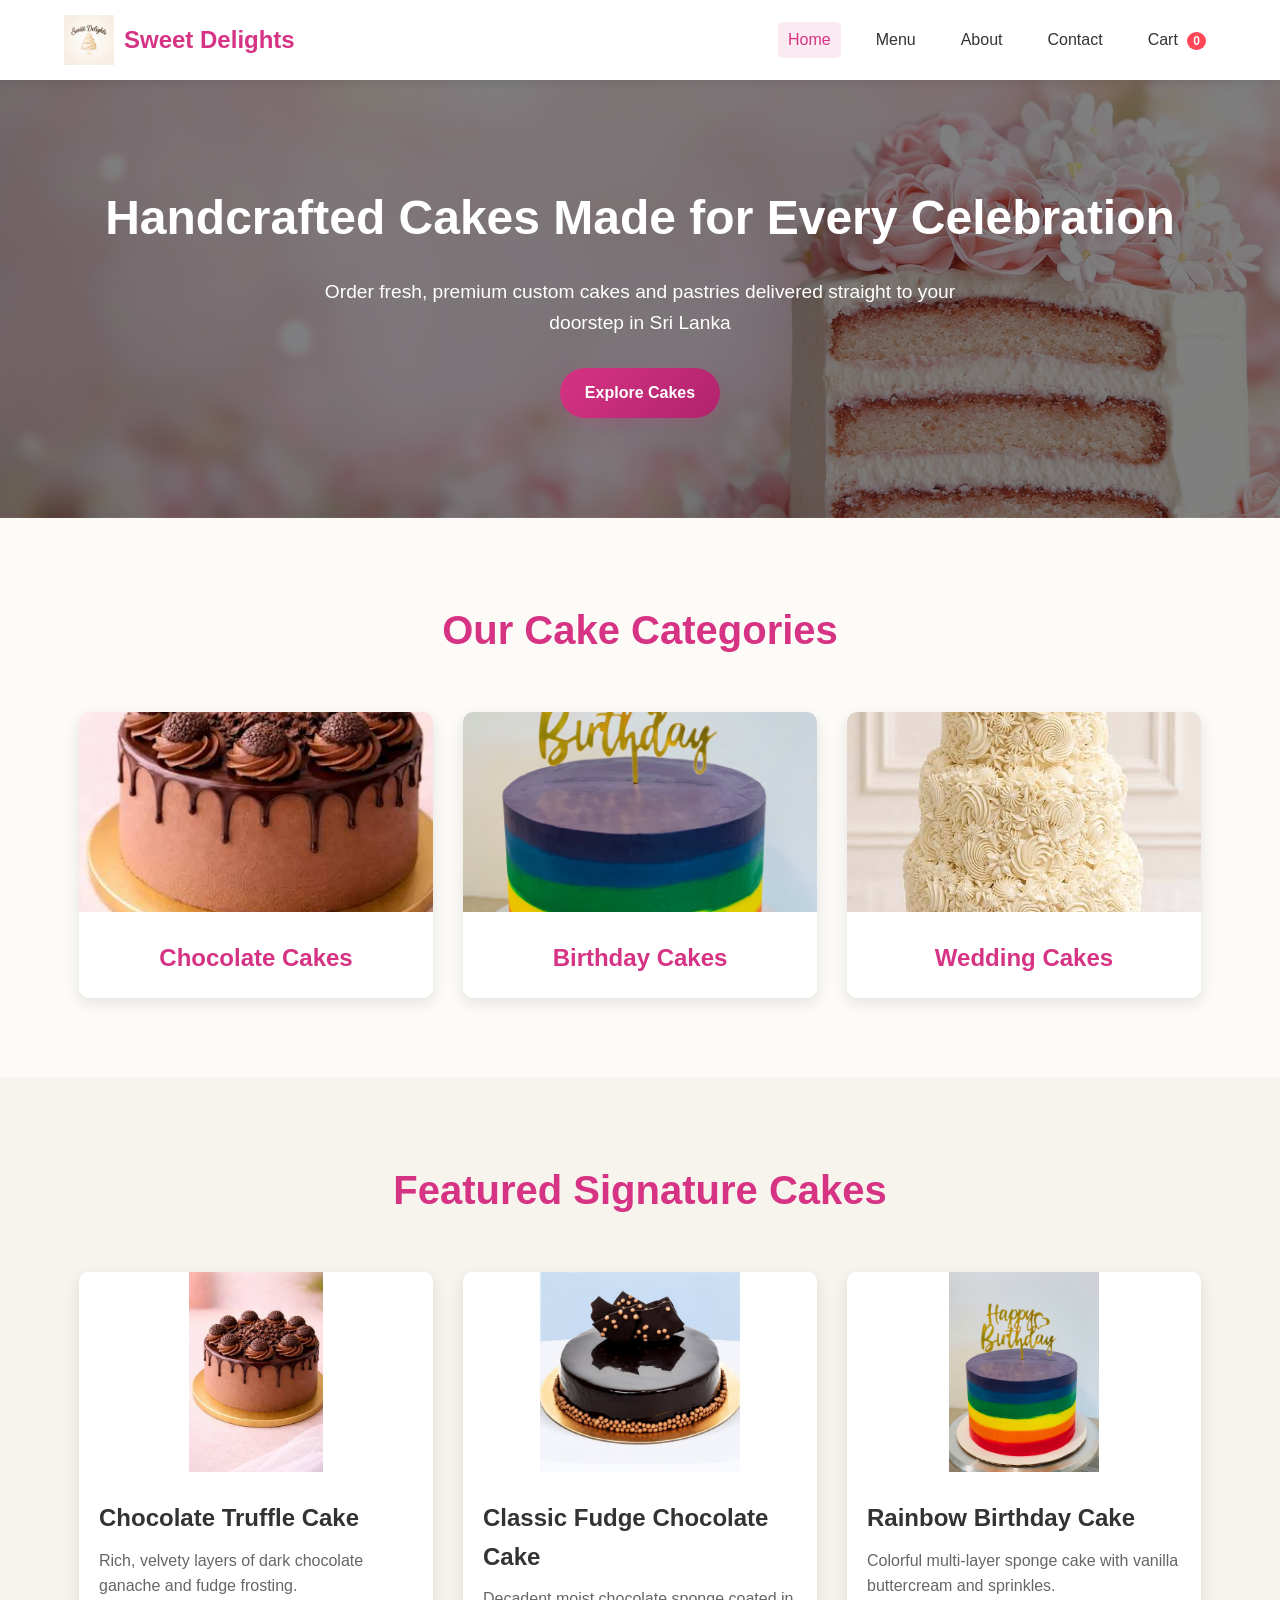
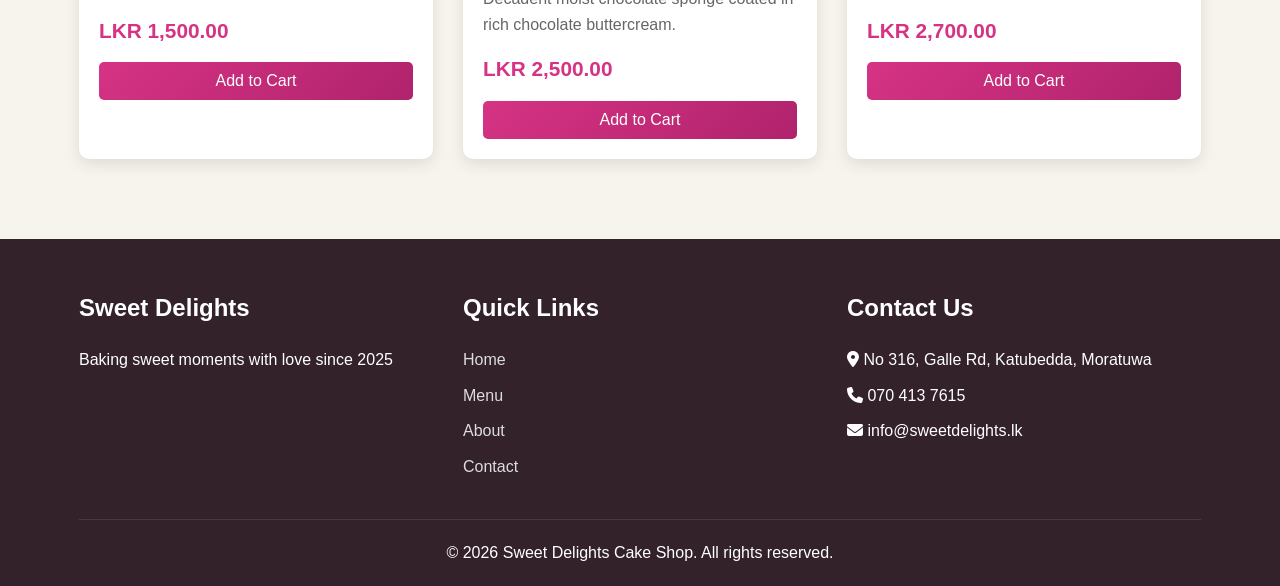
<file: index.html>
<!DOCTYPE html>
<html lang="en">
<head>
    <meta charset="UTF-8">
    <meta name="viewport" content="width=device-width, initial-scale=1.0">
    <title>Sweet Delights - Freshly Baked Cakes Online</title>
    <link rel="stylesheet" href="style.css">
    <link rel="stylesheet" href="https://cdnjs.cloudflare.com/ajax/libs/font-awesome/6.4.0/css/all.min.css">
</head>
<body>
    <!-- Header Section -->
    <header>
        <div class="container">
            <div class="logo">
                <img src="img/logo.png" alt="Sweet Delights Logo">
                <h1>Sweet Delights</h1>
            </div>
            <nav>
                <ul class="nav-links">
                    <li><a href="index.html" class="active">Home</a></li>
                    <li><a href="menu.html">Menu</a></li>
                    <li><a href="about.html">About</a></li>
                    <li><a href="contact.html">Contact</a></li>
                    <li><a href="#" id="cartLink">Cart <span class="cart-count">0</span></a></li>
                </ul>
            </nav>
        </div>
    </header>

    <!-- Hero Section -->
    <section class="hero">
        <div class="container">
            <div class="hero-content">
                <h1>Handcrafted Cakes Made for Every Celebration</h1>
                <p>Order fresh, premium custom cakes and pastries delivered straight to your doorstep in Sri Lanka</p>
                <a href="menu.html" class="btn-primary">Explore Cakes</a>
            </div>
        </div>
    </section>

    <!-- Categories Section -->
    <section class="categories">
        <div class="container">
            <h2>Our Cake Categories</h2>
            <div class="category-grid">
                <div class="category-card">
                    <img src="img/chocolate-cake.jpeg" alt="Chocolate Cakes">
                    <h3>Chocolate Cakes</h3>
                </div>
                <div class="category-card">
                    <img src="img/birthday-cake.jpeg" alt="Birthday Cakes">
                    <h3>Birthday Cakes</h3>
                </div>
                <div class="category-card">
                    <img src="img/wedding-cake.jpeg" alt="Wedding Cakes">
                    <h3>Wedding Cakes</h3>
                </div>
            </div>
        </div>
    </section>

    <!-- Featured Items Section -->
    <section class="featured">
        <div class="container">
            <h2>Featured Signature Cakes</h2>
            <div class="food-grid" id="featuredFoods">
                <!-- Featured items loaded dynamically by JavaScript -->
            </div>
        </div>
    </section>

    <!-- Cart Modal -->
    <div class="cart-modal" id="cartModal">
        <div class="cart-content">
            <div class="cart-header">
                <h2>Your Cart</h2>
                <span class="close-btn" id="closeCart">&times;</span>
            </div>
            <div class="cart-body">
                <div id="cartItems">
                    <p class="empty-cart-message">Your cart is empty</p>
                </div>
                <div class="cart-footer">
                    <div class="cart-total">
                        <h3>Total: LKR <span id="cartTotal">0.00</span></h3>
                    </div>
                    <button class="btn-primary checkout-btn" id="checkoutBtn">Checkout</button>
                </div>
            </div>
        </div>
    </div>

    <!-- Footer -->
    <footer>
        <div class="container">
            <div class="footer-content">
                <div class="footer-section">
                    <h3>Sweet Delights</h3>
                    <p>Baking sweet moments with love since 2025</p>
                </div>
                <div class="footer-section">
                    <h3>Quick Links</h3>
                    <ul>
                        <li><a href="index.html">Home</a></li>
                        <li><a href="menu.html">Menu</a></li>
                        <li><a href="about.html">About</a></li>
                        <li><a href="contact.html">Contact</a></li>
                    </ul>
                </div>
                <div class="footer-section">
                    <h3>Contact Us</h3>
                    <p><i class="fas fa-map-marker-alt"></i> No 316, Galle Rd, Katubedda, Moratuwa</p>
                    <p><i class="fas fa-phone"></i> 070 413 7615</p>
                    <p><i class="fas fa-envelope"></i> info@sweetdelights.lk</p>
                </div>
            </div>
            <div class="footer-bottom">
                <p>&copy; 2026 Sweet Delights Cake Shop. All rights reserved.</p>
            </div>
        </div>
    </footer>

    <script src="script.js"></script>
</body>
</html>
</file>
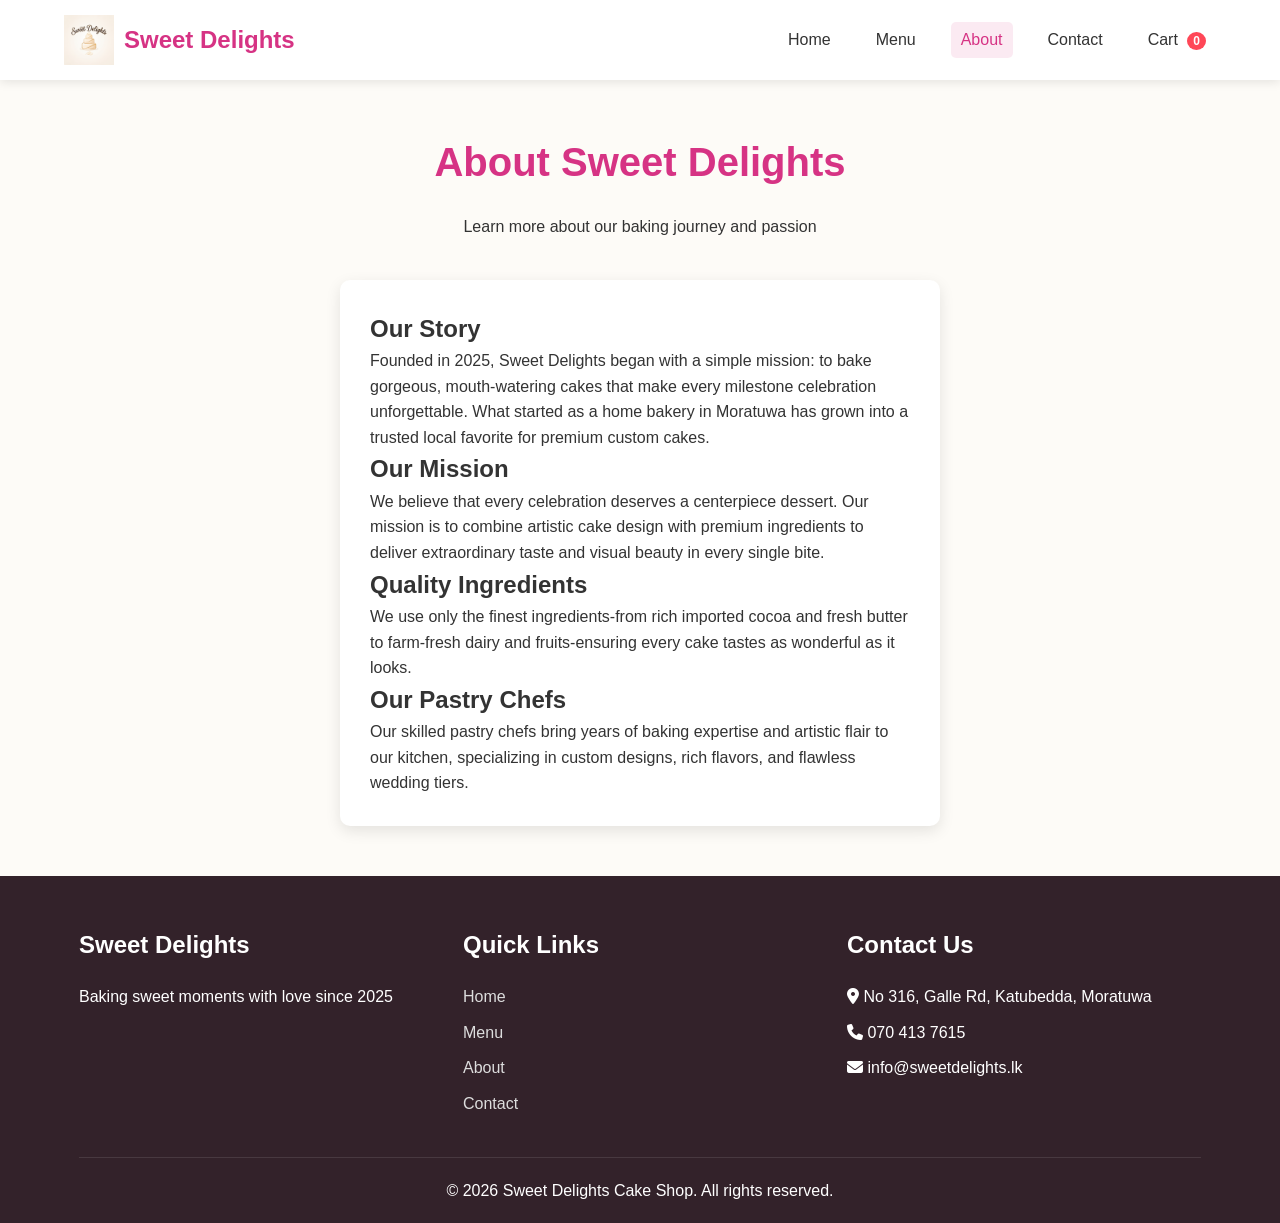
<file: about.html>
<!DOCTYPE html>
<html lang="en">
<head>
    <meta charset="UTF-8">
    <meta name="viewport" content="width=device-width, initial-scale=1.0">
    <title>About Us - Sweet Delights</title>
    <link rel="stylesheet" href="style.css">
    <link rel="stylesheet" href="https://cdnjs.cloudflare.com/ajax/libs/font-awesome/6.4.0/css/all.min.css">
</head>
<body>
    <!-- Header Section -->
    <header>
        <div class="container">
            <div class="logo">
                <img src="img/logo.png" alt="Sweet Delights Logo">
                <h1>Sweet Delights</h1>
            </div>
            <nav>
                <ul class="nav-links">
                    <li><a href="index.html">Home</a></li>
                    <li><a href="menu.html">Menu</a></li>
                    <li><a href="about.html" class="active">About</a></li>
                    <li><a href="contact.html">Contact</a></li>
                    <li><a href="#" id="cartLink">Cart <span class="cart-count">0</span></a></li>
                </ul>
            </nav>
        </div>
    </header>

    <!-- About Section -->
    <section class="about-page">
        <div class="container">
            <div class="about-header">
                <h1>About Sweet Delights</h1>
                <p>Learn more about our baking journey and passion</p>
            </div>
            
            <div class="about-content">
                <h2>Our Story</h2>
                <p>Founded in 2025, Sweet Delights began with a simple mission: to bake gorgeous, 
                mouth-watering cakes that make every milestone celebration unforgettable. What started 
                as a home bakery in Moratuwa has grown into a trusted local favorite for premium custom cakes.</p>
                
                <h2>Our Mission</h2>
                <p>We believe that every celebration deserves a centerpiece dessert. Our mission is to combine 
                artistic cake design with premium ingredients to deliver extraordinary taste and visual 
                beauty in every single bite.</p>
                
                <h2>Quality Ingredients</h2>
                <p>We use only the finest ingredients-from rich imported cocoa and fresh butter to farm-fresh 
                    dairy and fruits-ensuring every cake tastes as wonderful as it looks.</p>
                
                <h2>Our Pastry Chefs</h2>
                <p>Our skilled pastry chefs bring years of baking expertise and artistic flair to our kitchen, 
                    specializing in custom designs, rich flavors, and flawless wedding tiers.</p>
            </div>
        </div>
    </section>

    <!-- Cart Modal -->
    <div class="cart-modal" id="cartModal">
        <div class="cart-content">
            <div class="cart-header">
                <h2>Your Cart</h2>
                <span class="close-btn" id="closeCart">&times;</span>
            </div>
            <div class="cart-body">
                <div id="cartItems">
                    <p class="empty-cart-message">Your cart is empty</p>
                </div>
                <div class="cart-footer">
                    <div class="cart-total">
                        <h3>Total: LKR <span id="cartTotal">0.00</span></h3>
                    </div>
                    <button class="btn-primary checkout-btn" id="checkoutBtn">Checkout</button>
                </div>
            </div>
        </div>
    </div>

    <!-- Footer -->
    <footer>
        <div class="container">
            <div class="footer-content">
                <div class="footer-section">
                    <h3>Sweet Delights</h3>
                    <p>Baking sweet moments with love since 2025</p>
                </div>
                <div class="footer-section">
                    <h3>Quick Links</h3>
                    <ul>
                        <li><a href="index.html">Home</a></li>
                        <li><a href="menu.html">Menu</a></li>
                        <li><a href="about.html">About</a></li>
                        <li><a href="contact.html">Contact</a></li>
                    </ul>
                </div>
                <div class="footer-section">
                    <h3>Contact Us</h3>
                    <p><i class="fas fa-map-marker-alt"></i> No 316, Galle Rd, Katubedda, Moratuwa</p>
                    <p><i class="fas fa-phone"></i> 070 413 7615</p>
                    <p><i class="fas fa-envelope"></i> info@sweetdelights.lk</p>
                </div>
            </div>
            <div class="footer-bottom">
                <p>&copy; 2026 Sweet Delights Cake Shop. All rights reserved.</p>
            </div>
        </div>
    </footer>

    <script src="script.js"></script>
</body>
</html>
</file>
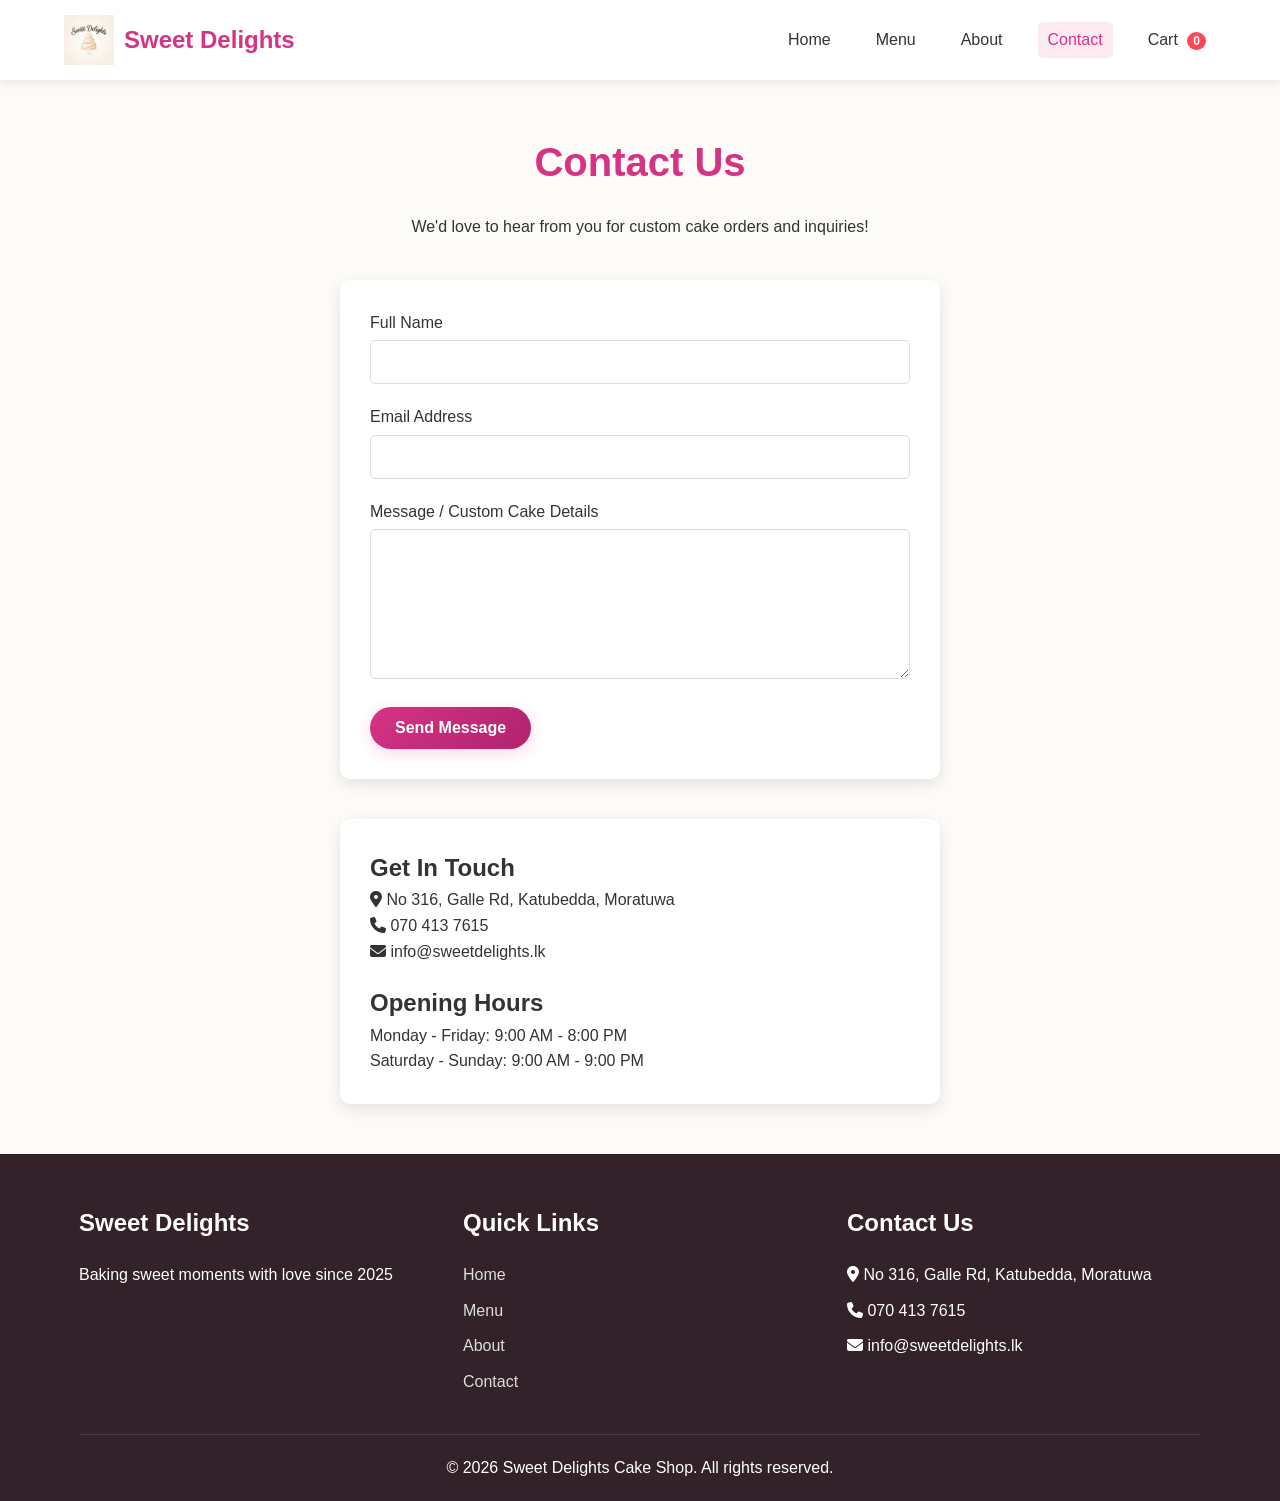
<file: contact.html>
<!DOCTYPE html>
<html lang="en">
<head>
    <meta charset="UTF-8">
    <meta name="viewport" content="width=device-width, initial-scale=1.0">
    <title>Contact Us - Sweet Delights</title>
    <link rel="stylesheet" href="style.css">
    <link rel="stylesheet" href="https://cdnjs.cloudflare.com/ajax/libs/font-awesome/6.4.0/css/all.min.css">
</head>
<body>
    <!-- Header Section -->
    <header>
        <div class="container">
            <div class="logo">
                <img src="img/logo.png" alt="Sweet Delights Logo">
                <h1>Sweet Delights</h1>
            </div>
            <nav>
                <ul class="nav-links">
                    <li><a href="index.html">Home</a></li>
                    <li><a href="menu.html">Menu</a></li>
                    <li><a href="about.html">About</a></li>
                    <li><a href="contact.html" class="active">Contact</a></li>
                    <li><a href="#" id="cartLink">Cart <span class="cart-count">0</span></a></li>
                </ul>
            </nav>
        </div>
    </header>

    <!-- Contact Section -->
    <section class="contact-page">
        <div class="container">
            <div class="contact-header">
                <h1>Contact Us</h1>
                <p>We'd love to hear from you for custom cake orders and inquiries!</p>
            </div>
            
            <div class="contact-form">
                <form id="contactForm">
                    <div class="form-group">
                        <label for="name">Full Name</label>
                        <input type="text" id="name" name="name" required>
                    </div>
                    
                    <div class="form-group">
                        <label for="email">Email Address</label>
                        <input type="email" id="email" name="email" required>
                    </div>
                    
                    <div class="form-group">
                        <label for="message">Message / Custom Cake Details</label>
                        <textarea id="message" name="message" required></textarea>
                    </div>
                    
                    <button type="submit" class="btn-primary">Send Message</button>
                </form>
            </div>
            
            <div class="contact-info" style="margin-top: 40px;">
                <div class="about-content" style="max-width: 600px; margin: 0 auto;">
                    <h2>Get In Touch</h2>
                    <p><i class="fas fa-map-marker-alt"></i> No 316, Galle Rd, Katubedda, Moratuwa</p>
                    <p><i class="fas fa-phone"></i> 070 413 7615</p>
                    <p><i class="fas fa-envelope"></i> info@sweetdelights.lk</p>
                    
                    <h2 style="margin-top: 20px;">Opening Hours</h2>
                    <p>Monday - Friday: 9:00 AM - 8:00 PM</p>
                    <p>Saturday - Sunday: 9:00 AM - 9:00 PM</p>
                </div>
            </div>
        </div>
    </section>

    <!-- Cart Modal -->
    <div class="cart-modal" id="cartModal">
        <div class="cart-content">
            <div class="cart-header">
                <h2>Your Cart</h2>
                <span class="close-btn" id="closeCart">&times;</span>
            </div>
            <div class="cart-body">
                <div id="cartItems">
                    <p class="empty-cart-message">Your cart is empty</p>
                </div>
                <div class="cart-footer">
                    <div class="cart-total">
                        <h3>Total: LKR <span id="cartTotal">0.00</span></h3>
                    </div>
                    <button class="btn-primary checkout-btn" id="checkoutBtn">Checkout</button>
                </div>
            </div>
        </div>
    </div>

    <!-- Footer -->
    <footer>
        <div class="container">
            <div class="footer-content">
                <div class="footer-section">
                    <h3>Sweet Delights</h3>
                    <p>Baking sweet moments with love since 2025</p>
                </div>
                <div class="footer-section">
                    <h3>Quick Links</h3>
                    <ul>
                        <li><a href="index.html">Home</a></li>
                        <li><a href="menu.html">Menu</a></li>
                        <li><a href="about.html">About</a></li>
                        <li><a href="contact.html">Contact</a></li>
                    </ul>
                </div>
                <div class="footer-section">
                    <h3>Contact Us</h3>
                    <p><i class="fas fa-map-marker-alt"></i> No 316, Galle Rd, Katubedda, Moratuwa</p>
                    <p><i class="fas fa-phone"></i> 070 413 7615</p>
                    <p><i class="fas fa-envelope"></i> info@sweetdelights.lk</p>
                </div>
            </div>
            <div class="footer-bottom">
                <p>&copy; 2026 Sweet Delights Cake Shop. All rights reserved.</p>
            </div>
        </div>
    </footer>

    <script src="script.js"></script>
</body>
</html>
</file>
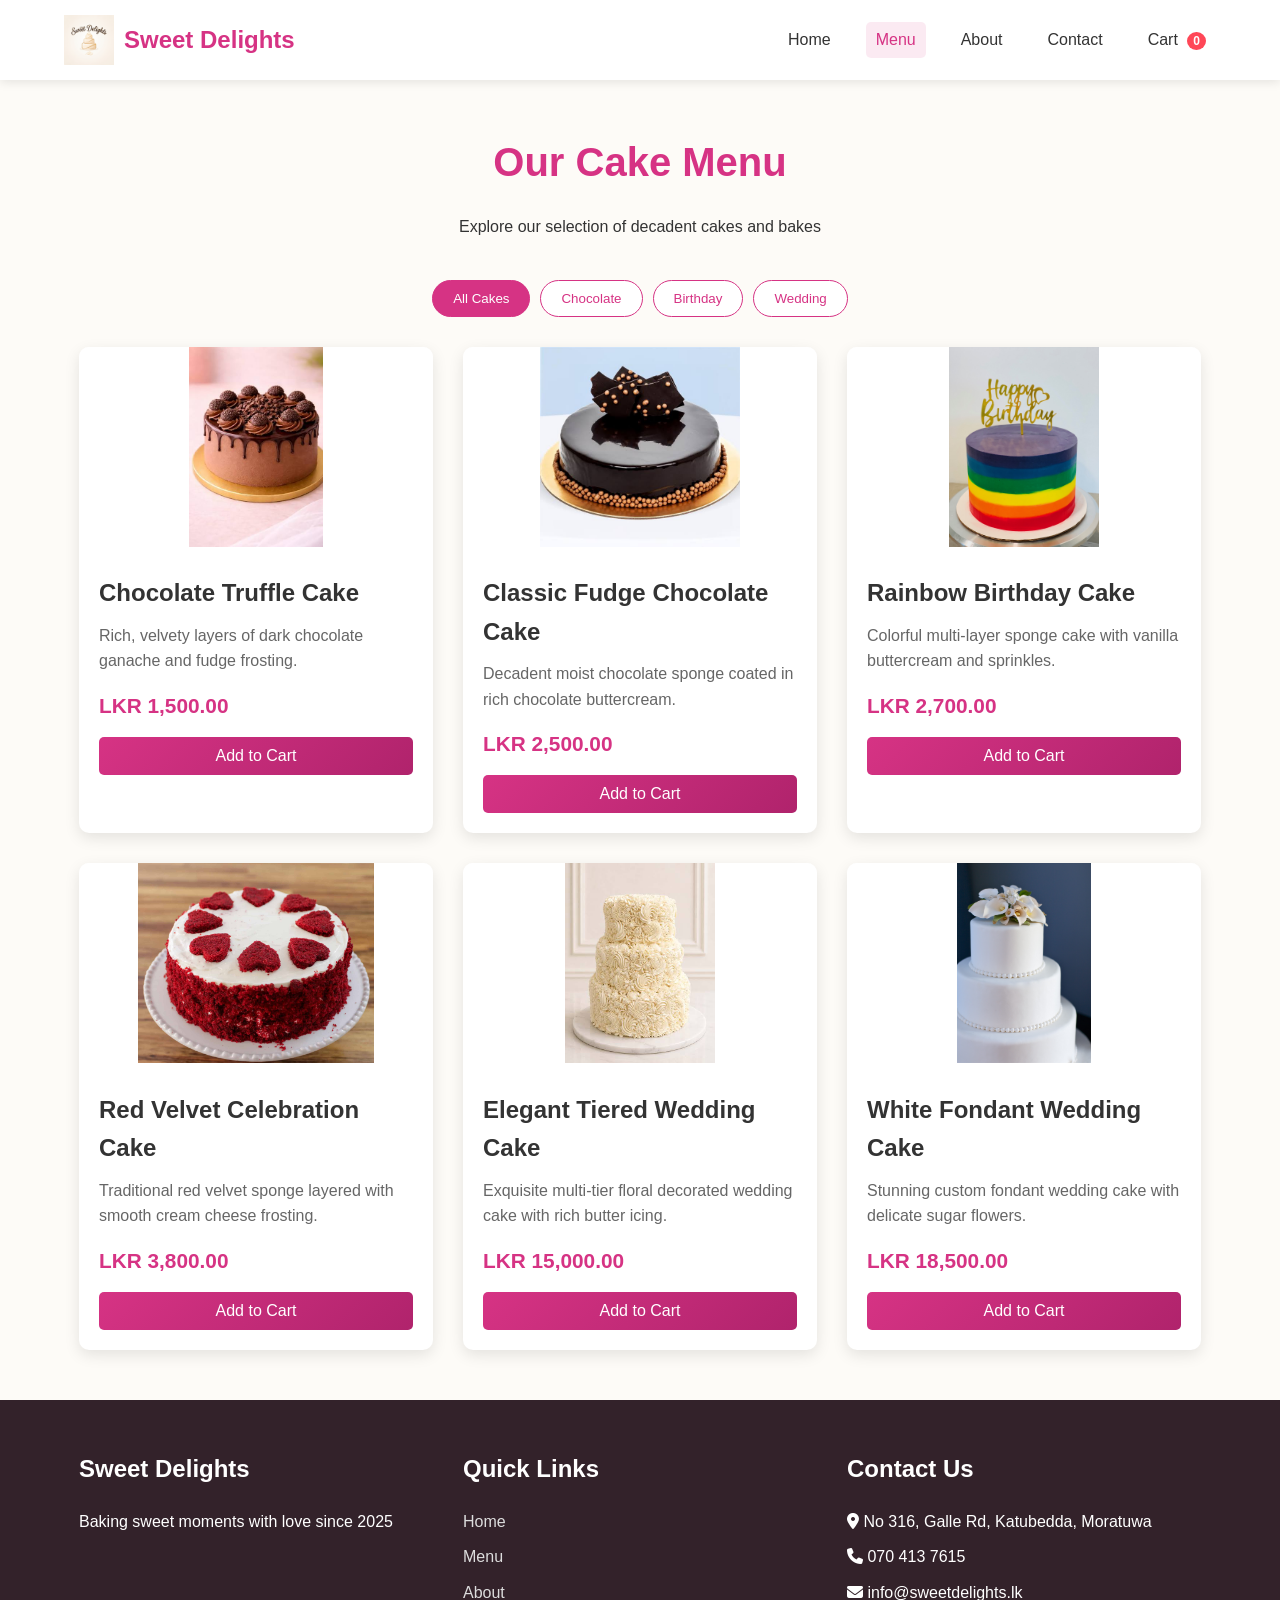
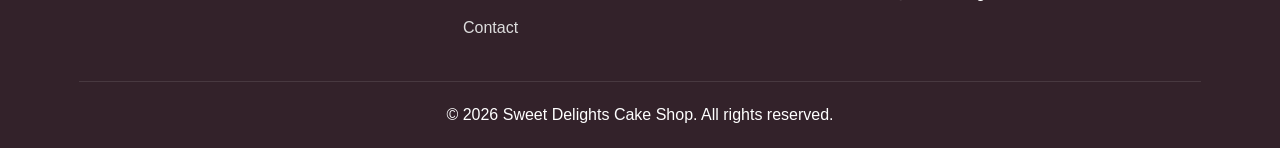
<file: menu.html>
<!DOCTYPE html>
<html lang="en">
<head>
    <meta charset="UTF-8">
    <meta name="viewport" content="width=device-width, initial-scale=1.0">
    <title>Our Menu - Sweet Delights</title>
    <link rel="stylesheet" href="style.css">
    <link rel="stylesheet" href="https://cdnjs.cloudflare.com/ajax/libs/font-awesome/6.4.0/css/all.min.css">
</head>
<body>
    <!-- Header Section -->
    <header>
        <div class="container">
            <div class="logo">
                <img src="img/logo.png" alt="Sweet Delights Logo">
                <h1>Sweet Delights</h1>
            </div>
            <nav>
                <ul class="nav-links">
                    <li><a href="index.html">Home</a></li>
                    <li><a href="menu.html" class="active">Menu</a></li>
                    <li><a href="about.html">About</a></li>
                    <li><a href="contact.html">Contact</a></li>
                    <li><a href="#" id="cartLink">Cart <span class="cart-count">0</span></a></li>
                </ul>
            </nav>
        </div>
    </header>

    <!-- Menu Section -->
    <section class="menu-page">
        <div class="container">
            <div class="menu-header">
                <h1>Our Cake Menu</h1>
                <p>Explore our selection of decadent cakes and bakes</p>
            </div>
            
            <div class="filter-buttons">
                <button class="filter-btn active" data-category="all">All Cakes</button>
                <button class="filter-btn" data-category="chocolate">Chocolate</button>
                <button class="filter-btn" data-category="birthday">Birthday</button>
                <button class="filter-btn" data-category="wedding">Wedding</button>
            </div>
            
            <div class="food-grid" id="menuFoods">
                <!-- Menu items loaded dynamically by JavaScript -->
            </div>
        </div>
    </section>

    <!-- Cart Modal -->
    <div class="cart-modal" id="cartModal">
        <div class="cart-content">
            <div class="cart-header">
                <h2>Your Cart</h2>
                <span class="close-btn" id="closeCart">&times;</span>
            </div>
            <div class="cart-body">
                <div id="cartItems">
                    <p class="empty-cart-message">Your cart is empty</p>
                </div>
                <div class="cart-footer">
                    <div class="cart-total">
                        <h3>Total: LKR <span id="cartTotal">0.00</span></h3>
                    </div>
                    <button class="btn-primary checkout-btn" id="checkoutBtn">Checkout</button>
                </div>
            </div>
        </div>
    </div>

    <!-- Footer -->
    <footer>
        <div class="container">
            <div class="footer-content">
                <div class="footer-section">
                    <h3>Sweet Delights</h3>
                    <p>Baking sweet moments with love since 2025</p>
                </div>
                <div class="footer-section">
                    <h3>Quick Links</h3>
                    <ul>
                        <li><a href="index.html">Home</a></li>
                        <li><a href="menu.html">Menu</a></li>
                        <li><a href="about.html">About</a></li>
                        <li><a href="contact.html">Contact</a></li>
                    </ul>
                </div>
                <div class="footer-section">
                    <h3>Contact Us</h3>
                    <p><i class="fas fa-map-marker-alt"></i> No 316, Galle Rd, Katubedda, Moratuwa</p>
                    <p><i class="fas fa-phone"></i> 070 413 7615</p>
                    <p><i class="fas fa-envelope"></i> info@sweetdelights.lk</p>
                </div>
            </div>
            <div class="footer-bottom">
                <p>&copy; 2026 Sweet Delights Cake Shop. All rights reserved.</p>
            </div>
        </div>
    </footer>

    <script src="script.js"></script>
</body>
</html>
</file>
<file: style.css>
/* Global Styles */
* {
    margin: 0;
    padding: 0;
    box-sizing: border-box;
}

body {
    font-family: 'Segoe UI', Tahoma, Geneva, Verdana, sans-serif;
    background-color: #fdfbf7;
    color: #333;
    line-height: 1.6;
}

.container {
    width: 90%;
    max-width: 1200px;
    margin: 0 auto;
    padding: 0 15px;
}

.btn-primary {
    display: inline-block;
    background: linear-gradient(135deg, #d63384, #b0236c);
    color: white;
    padding: 12px 25px;
    border: none;
    border-radius: 30px;
    cursor: pointer;
    font-size: 16px;
    font-weight: 600;
    text-decoration: none;
    transition: all 0.3s ease;
    box-shadow: 0 4px 15px rgba(214, 51, 132, 0.2);
}

.btn-primary:hover {
    background: linear-gradient(135deg, #b0236c, #d63384);
    transform: translateY(-2px);
    box-shadow: 0 6px 20px rgba(214, 51, 132, 0.3);
}

/* Header Styles */
header {
    background: white;
    box-shadow: 0 2px 10px rgba(0, 0, 0, 0.1);
    position: sticky;
    top: 0;
    z-index: 1000;
}

header .container {
    display: flex;
    justify-content: space-between;
    align-items: center;
    padding: 15px 0;
}

.logo {
    display: flex;
    align-items: center;
}

.logo img {
    height: 50px;
    margin-right: 10px;
}

.logo h1 {
    color: #d63384;
    font-size: 24px;
}

.nav-links {
    display: flex;
    list-style: none;
}

.nav-links li {
    margin-left: 25px;
}

.nav-links a {
    text-decoration: none;
    color: #333;
    font-weight: 500;
    transition: color 0.3s;
    position: relative;
    display: inline-block;
    padding: 5px 10px;
    border-radius: 5px;
}

.nav-links a:hover,
.nav-links a.active {
    color: #d63384;
    background-color: rgba(214, 51, 132, 0.1);
}

.cart-count {
    background: #ff4757;
    color: white;
    font-size: 12px;
    font-weight: bold;
    padding: 2px 6px;
    border-radius: 50%;
    margin-left: 5px;
}

/* Hero Section */
.hero {
    background: linear-gradient(rgba(0, 0, 0, 0.5), rgba(0, 0, 0, 0.5)), url('img/hero-bg.jpeg');
    background-size: cover;
    background-position: center;
    color: white;
    padding: 100px 0;
    text-align: center;
}

.hero-content h1 {
    font-size: 3rem;
    margin-bottom: 20px;
}

.hero-content p {
    font-size: 1.2rem;
    margin-bottom: 30px;
    max-width: 700px;
    margin-left: auto;
    margin-right: auto;
}

/* Categories Section */
.categories {
    padding: 80px 0;
}

.categories h2 {
    text-align: center;
    font-size: 2.5rem;
    margin-bottom: 50px;
    color: #d63384;
}

.category-grid {
    display: grid;
    grid-template-columns: repeat(auto-fit, minmax(250px, 1fr));
    gap: 30px;
}

.category-card {
    background: white;
    border-radius: 10px;
    overflow: hidden;
    box-shadow: 0 5px 15px rgba(0, 0, 0, 0.1);
    transition: transform 0.3s ease;
    text-align: center;
}

.category-card:hover {
    transform: translateY(-10px);
}

.category-card img {
    width: 100%;
    height: 200px;
    object-fit: cover;
}

.category-card h3 {
    padding: 20px;
    font-size: 1.5rem;
    color: #d63384;
}

/* Featured Items Section */
.featured {
    padding: 80px 0;
    background-color: #f7f3ed;
}

.featured h2 {
    text-align: center;
    font-size: 2.5rem;
    margin-bottom: 50px;
    color: #d63384;
}

.food-grid {
    display: grid;
    grid-template-columns: repeat(auto-fit, minmax(300px, 1fr));
    gap: 30px;
}

.food-card {
    background: white;
    border-radius: 10px;
    overflow: hidden;
    box-shadow: 0 5px 15px rgba(0, 0, 0, 0.1);
    transition: transform 0.3s ease;
}

.food-card:hover {
    transform: translateY(-5px);
}

.food-card img {
    width: 100%;
    height: 200px;
    object-fit: contain; 
    background-color: #fff;  
}

.food-info {
    padding: 20px;
}

.food-info h3 {
    font-size: 1.5rem;
    margin-bottom: 10px;
    color: #333;
}

.food-info p {
    color: #666;
    margin-bottom: 15px;
}

.price {
    font-size: 1.3rem;
    font-weight: bold;
    color: #d63384;
    margin-bottom: 15px;
    display: block;
}

.add-to-cart {
    width: 100%;
    padding: 10px;
    background: linear-gradient(135deg, #d63384, #b0236c);
    color: white;
    border: none;
    border-radius: 5px;
    cursor: pointer;
    font-size: 16px;
    transition: background 0.3s;
}

.add-to-cart:hover {
    background: linear-gradient(135deg, #b0236c, #d63384);
}

/* Cart Modal */
.cart-modal {
    display: none;
    position: fixed;
    top: 0;
    left: 0;
    width: 100%;
    height: 100%;
    background: rgba(0, 0, 0, 0.5);
    z-index: 2000;
    justify-content: center;
    align-items: center;
}

.cart-content {
    background: white;
    width: 90%;
    max-width: 600px;
    border-radius: 10px;
    overflow: hidden;
    max-height: 80vh;
    display: flex;
    flex-direction: column;
}

.cart-header {
    background: #d63384;
    color: white;
    padding: 20px;
    display: flex;
    justify-content: space-between;
    align-items: center;
}

.close-btn {
    font-size: 30px;
    cursor: pointer;
}

.cart-body {
    padding: 20px;
    overflow-y: auto;
    flex-grow: 1;
}

.cart-item {
    display: flex;
    justify-content: space-between;
    align-items: center;
    padding: 15px 0;
    border-bottom: 1px solid #eee;
}

.item-info {
    flex-grow: 1;
}

.item-info h4 {
    margin-bottom: 5px;
}

.item-price {
    color: #d63384;
    font-weight: bold;
}

.item-quantity {
    display: flex;
    align-items: center;
    margin: 0 20px;
}

.quantity-btn {
    width: 30px;
    height: 30px;
    background: #d63384;
    color: white;
    border: none;
    border-radius: 50%;
    cursor: pointer;
    font-size: 16px;
}

.quantity {
    margin: 0 10px;
}

.remove-item {
    background: #ff4757;
    color: white;
    border: none;
    width: 30px;
    height: 30px;
    border-radius: 50%;
    cursor: pointer;
}

.cart-footer {
    padding: 20px;
    border-top: 1px solid #eee;
}

.cart-total {
    text-align: right;
    margin-bottom: 20px;
}

.checkout-btn {
    width: 100%;
    padding: 15px;
    font-size: 18px;
}

.empty-cart-message {
    text-align: center;
    color: #666;
    font-style: italic;
    padding: 30px 0;
}

#billPreview {
    white-space: pre-wrap;
    font-family: 'Courier New', monospace;
    background: #f8f9fa;
    padding: 20px;
    border-radius: 5px;
    margin-bottom: 20px;
    max-height: 400px;
    overflow-y: auto;
    font-size: 14px;
    line-height: 1.5;
}

/* Footer */
footer {
    background: #33222a;
    color: white;
    padding: 50px 0 20px;
}

.footer-content {
    display: grid;
    grid-template-columns: repeat(auto-fit, minmax(250px, 1fr));
    gap: 30px;
    margin-bottom: 30px;
}

.footer-section h3 {
    margin-bottom: 20px;
    font-size: 1.5rem;
}

.footer-section ul {
    list-style: none;
}

.footer-section ul li {
    margin-bottom: 10px;
}

.footer-section ul li a {
    color: #ddd;
    text-decoration: none;
    transition: color 0.3s;
}

.footer-section ul li a:hover {
    color: white;
}

.footer-section p {
    margin-bottom: 10px;
}

.footer-bottom {
    text-align: center;
    padding-top: 20px;
    border-top: 1px solid rgba(255, 255, 255, 0.1);
}

/* Menu Page */
.menu-page {
    padding: 50px 0;
}

.menu-header {
    text-align: center;
    margin-bottom: 40px;
}

.menu-header h1 {
    font-size: 2.5rem;
    color: #d63384;
    margin-bottom: 20px;
}

.filter-buttons {
    display: flex;
    justify-content: center;
    flex-wrap: wrap;
    gap: 10px;
    margin-bottom: 30px;
}

.filter-btn {
    padding: 10px 20px;
    background: white;
    border: 1px solid #d63384;
    color: #d63384;
    border-radius: 30px;
    cursor: pointer;
    transition: all 0.3s;
}

.filter-btn.active,
.filter-btn:hover {
    background: #d63384;
    color: white;
}

/* About & Contact Pages */
.about-page, .contact-page {
    padding: 50px 0;
}

.about-header, .contact-header {
    text-align: center;
    margin-bottom: 40px;
}

.about-header h1, .contact-header h1 {
    font-size: 2.5rem;
    color: #d63384;
    margin-bottom: 20px;
}

.about-content, .contact-form {
    background: white;
    padding: 30px;
    border-radius: 10px;
    box-shadow: 0 5px 15px rgba(0, 0, 0, 0.1);
    max-width: 600px;
    margin: 0 auto;
}

.form-group {
    margin-bottom: 20px;
}

.form-group label {
    display: block;
    margin-bottom: 5px;
    font-weight: 500;
}

.form-group input,
.form-group textarea {
    width: 100%;
    padding: 12px;
    border: 1px solid #ddd;
    border-radius: 5px;
    font-size: 16px;
}

.form-group textarea {
    height: 150px;
    resize: vertical;
}
</file>
